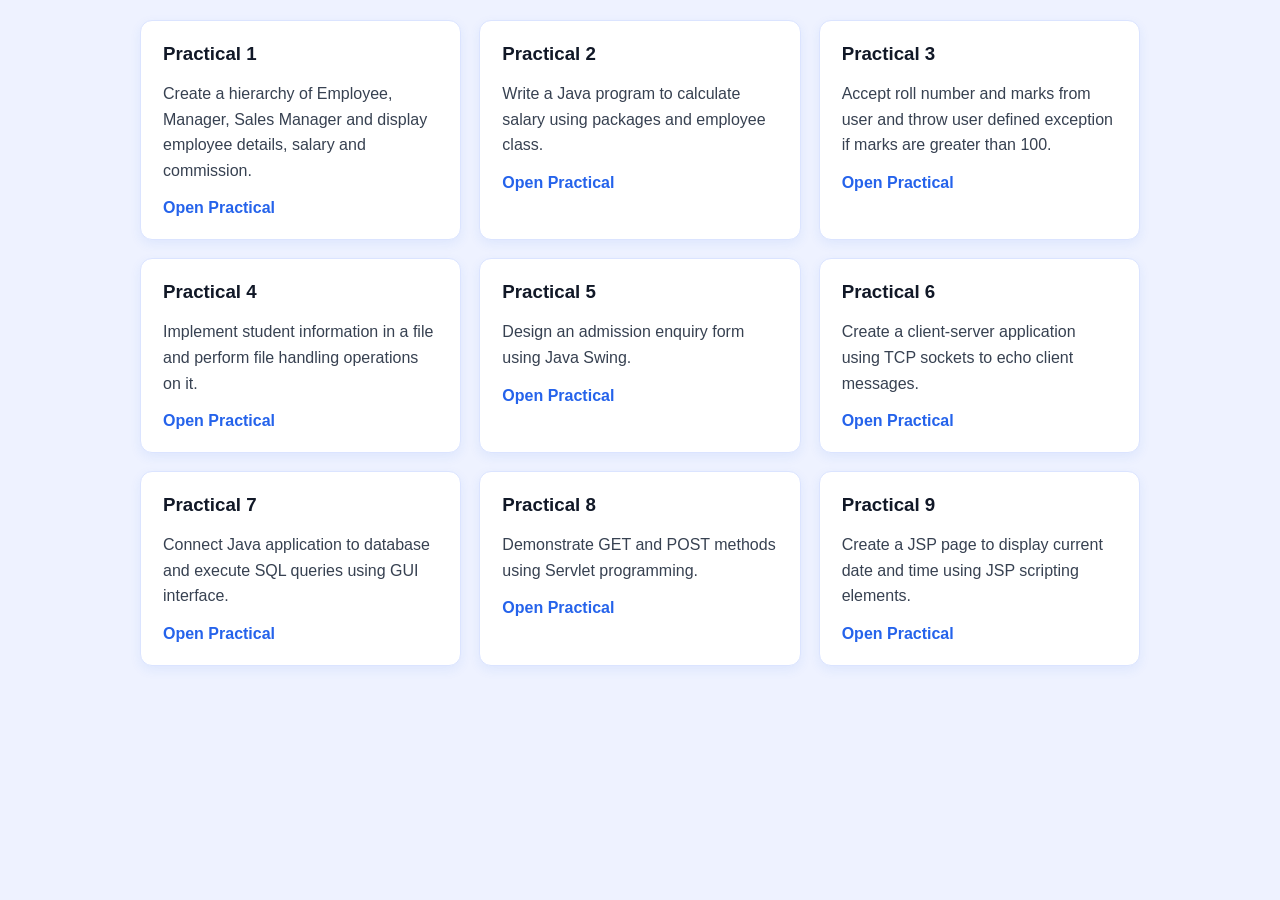
<file: index.html>
<!DOCTYPE html>
<html lang="en">

<head>
    <meta charset="UTF-8">
    <meta name="viewport" content="width=device-width, initial-scale=1.0">

    <title>Java Online Compiler</title>

    <link rel="stylesheet" href="style.css">
</head>

<body>

    <div class="container">

        <div class="home-list">

            <!-- Practical 1 -->
            <div class="home-card">

                <h3>Practical 1</h3>

                <p>
                    Create a hierarchy of Employee,
                    Manager, Sales Manager and
                    display employee details,
                    salary and commission.
                </p>

                <a href="practicals/practical1.html">
                    Open Practical
                </a>

            </div>

            <!-- Practical 2 -->
            <div class="home-card">

                <h3>Practical 2</h3>

                <p>
                    Write a Java program to
                    calculate salary using
                    packages and employee class.
                </p>

                <a href="practicals/practical2.html">
                    Open Practical
                </a>

            </div>

            <!-- Practical 3 -->
            <div class="home-card">

                <h3>Practical 3</h3>

                <p>
                    Accept roll number and marks
                    from user and throw user
                    defined exception if marks
                    are greater than 100.
                </p>

                <a href="practicals/practical3.html">
                    Open Practical
                </a>

            </div>

            <!-- Practical 4 -->
            <div class="home-card">

                <h3>Practical 4</h3>

                <p>
                    Implement student information
                    in a file and perform file
                    handling operations on it.
                </p>

                <a href="practicals/practical4.html">
                    Open Practical
                </a>

            </div>

            <!-- Practical 5 -->
            <div class="home-card">

                <h3>Practical 5</h3>

                <p>
                    Design an admission enquiry
                    form using Java Swing.
                </p>

                <a href="practicals/practical5.html">
                    Open Practical
                </a>

            </div>

            <!-- Practical 6 -->
            <div class="home-card">

                <h3>Practical 6</h3>

                <p>
                    Create a client-server
                    application using TCP sockets
                    to echo client messages.
                </p>

                <a href="practicals/practical6.html">
                    Open Practical
                </a>

            </div>

            <!-- Practical 7 -->
            <div class="home-card">

                <h3>Practical 7</h3>

                <p>
                    Connect Java application to
                    database and execute SQL
                    queries using GUI interface.
                </p>

                <a href="practicals/practical7.html">
                    Open Practical
                </a>

            </div>

            <!-- Practical 8 -->
            <div class="home-card">

                <h3>Practical 8</h3>

                <p>
                    Demonstrate GET and POST
                    methods using Servlet
                    programming.
                </p>

                <a href="practicals/practical8.html">
                    Open Practical
                </a>

            </div>

            <!-- Practical 9 -->
            <div class="home-card">

                <h3>Practical 9</h3>

                <p>
                    Create a JSP page to display
                    current date and time using
                    JSP scripting elements.
                </p>

                <a href="practicals/practical9.html">
                    Open Practical
                </a>

            </div>

        </div>

    </div>

</body>

</html>
</file>
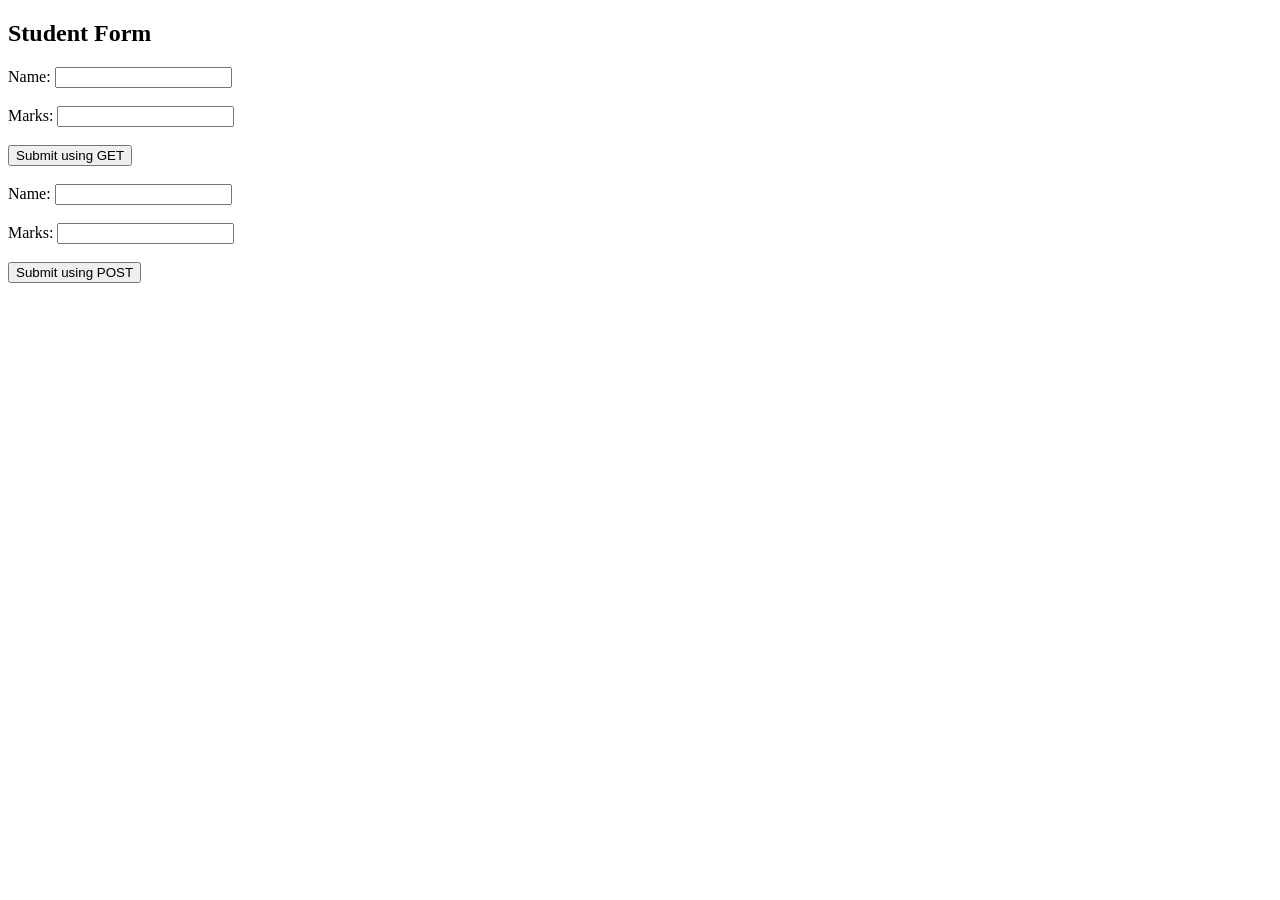
<file: codes/practical8/index.html>
<!doctype html>
<html>
  <head>
    <title>Student Form</title>
  </head>
  <body>
    <h2>Student Form</h2>
    <form action="MyServlet" method="get">
      Name: <input type="text" name="name" /><br /><br />
      Marks: <input type="text" name="marks" /><br /><br />
      <input type="submit" value="Submit using GET" />
    </form>
    <br />
    <form action="MyServlet" method="post">
      Name: <input type="text" name="name" /><br /><br />
      Marks: <input type="text" name="marks" /><br /><br />
      <input type="submit" value="Submit using POST" />
    </form>
  </body>
</html>
</file>
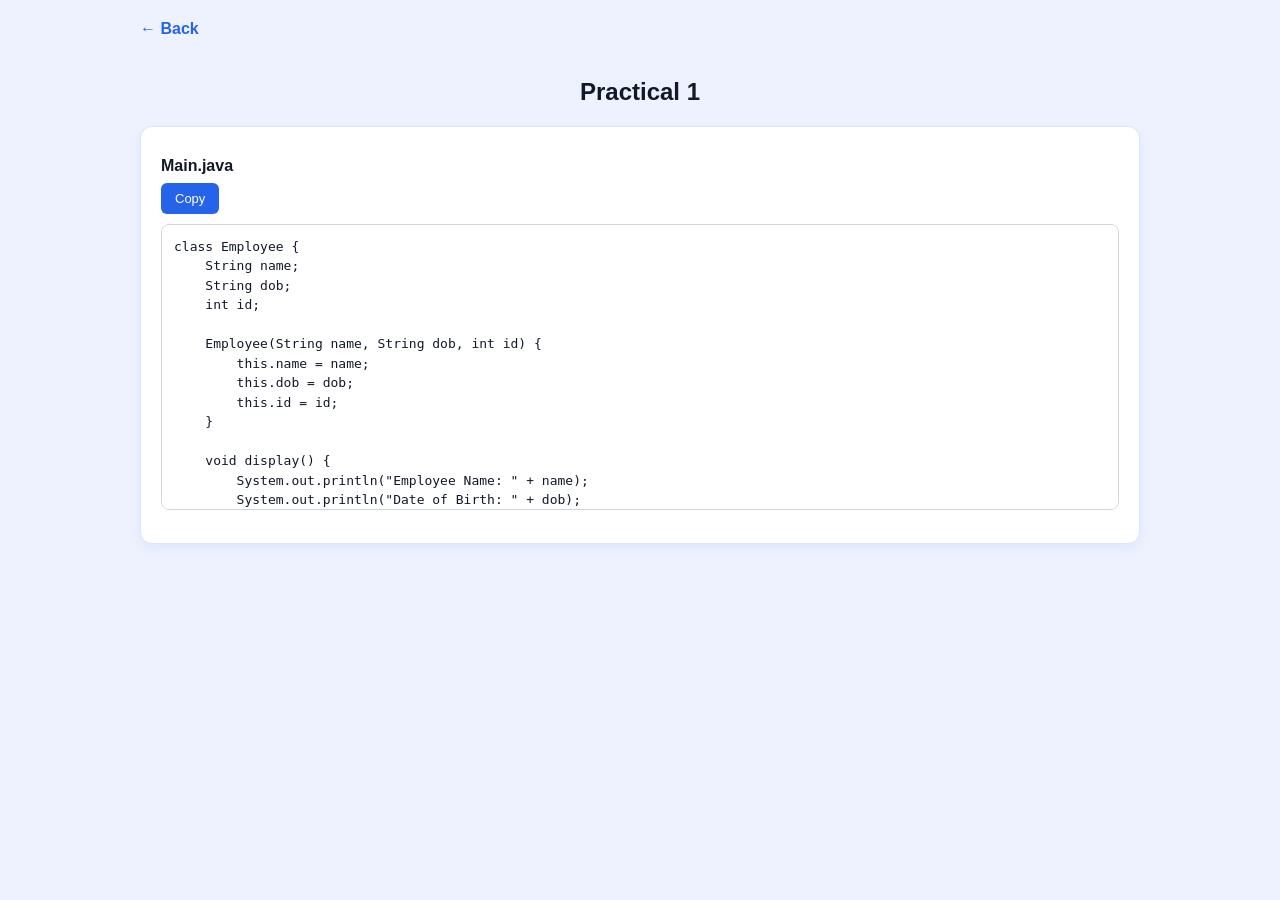
<file: practicals/practical1.html>
<!doctype html>
<html>
  <head>
    <title>Practical 1</title>
    <link rel="stylesheet" href="../style.css" />
  </head>
  <body>
    <div class="container">
      <a href="../index.html" class="back-btn">← Back</a>

      <h2>Practical 1</h2>

      <div class="card">
        <div class="file-title">Main.java</div>

        <button class="copy-btn" onclick="copyCode('p1', this)">Copy</button>

        <pre><code id="p1">Loading...</code></pre>
      </div>
    </div>

    <script src="../script.js"></script>

    <script>
      loadCode("../codes/practical1/Main.java", "p1");
    </script>
  </body>
</html>
</file>
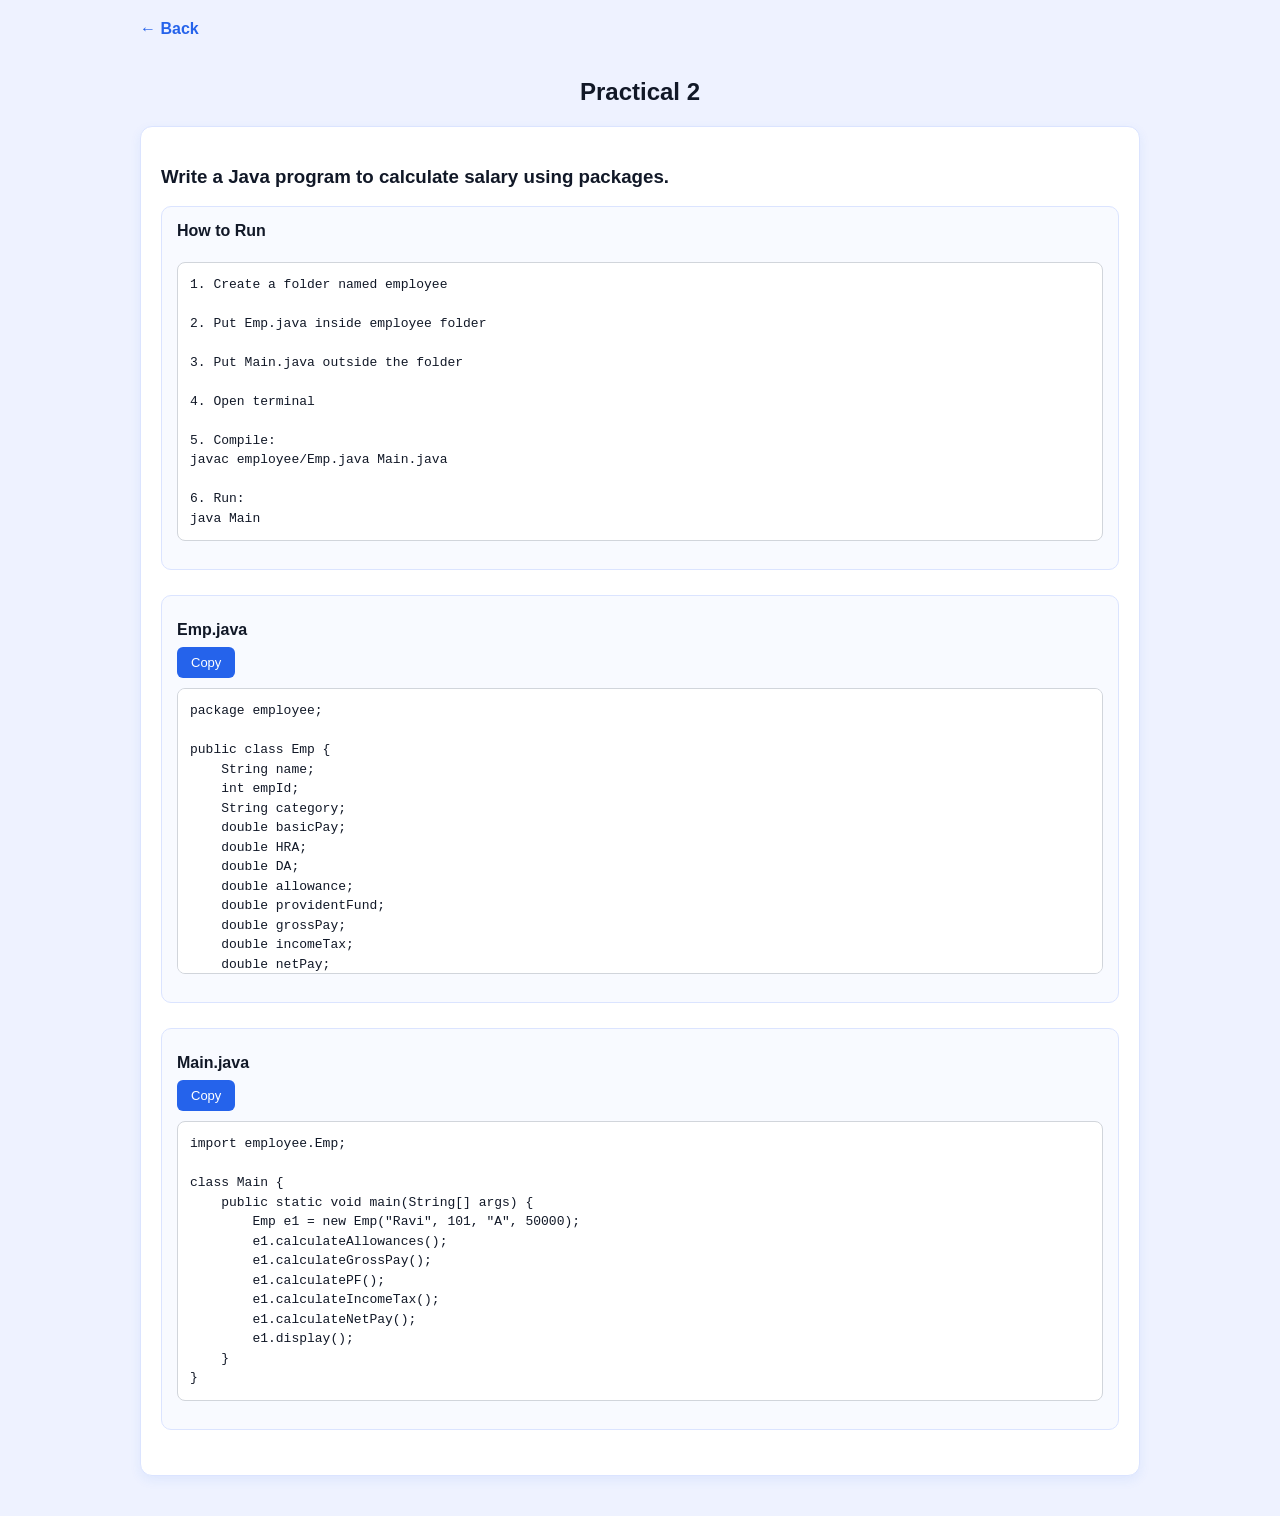
<file: practicals/practical2.html>
<!doctype html>
<html lang="en">
  <head>
    <meta charset="UTF-8" />
    <meta name="viewport" content="width=device-width, initial-scale=1.0" />

    <title>Practical 2</title>

    <link rel="stylesheet" href="../style.css" />
  </head>

  <body>
    <div class="container">
      <a href="../index.html" class="back-btn"> ← Back </a>

      <h2>Practical 2</h2>

      <div class="card">
        <h3>Write a Java program to calculate salary using packages.</h3>

        <!-- HOW TO RUN -->

        <div class="run-box">
          <h4>How to Run</h4>

          <pre>
1. Create a folder named employee

2. Put Emp.java inside employee folder

3. Put Main.java outside the folder

4. Open terminal

5. Compile:
javac employee/Emp.java Main.java

6. Run:
java Main
</pre
          >
        </div>

        <!-- FILE 1 -->

        <div class="code-box">
          <div class="file-title">Emp.java</div>

          <button class="copy-btn" onclick="copyCode('p2f1', this)">
            Copy
          </button>

          <pre>
<code id="p2f1">Loading...</code>
</pre>
        </div>

        <!-- FILE 2 -->

        <div class="code-box">
          <div class="file-title">Main.java</div>

          <button class="copy-btn" onclick="copyCode('p2f2', this)">
            Copy
          </button>

          <pre>
<code id="p2f2">Loading...</code>
</pre>
        </div>
      </div>
    </div>

    <script src="../script.js"></script>

    <script>
      loadCode("../codes/practical2/Emp.java", "p2f1");

      loadCode("../codes/practical2/Main.java", "p2f2");
    </script>
  </body>
</html>
</file>
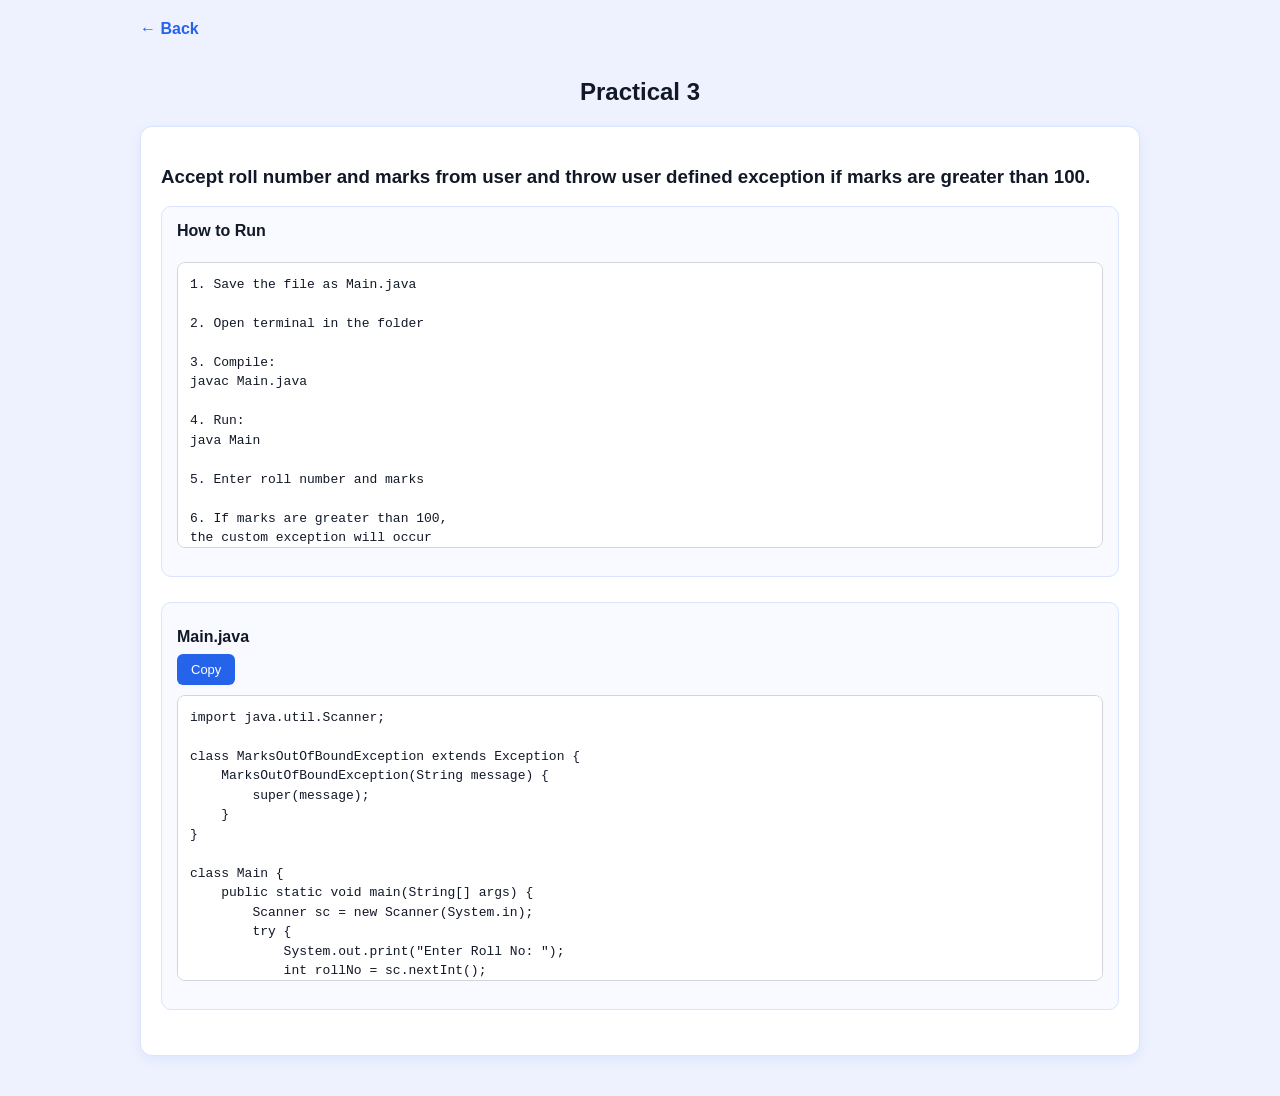
<file: practicals/practical3.html>
<!doctype html>
<html lang="en">
  <head>
    <meta charset="UTF-8" />
    <meta name="viewport" content="width=device-width, initial-scale=1.0" />

    <title>Practical 3</title>

    <link rel="stylesheet" href="../style.css" />
  </head>

  <body>
    <div class="container">
      <a href="../index.html" class="back-btn"> ← Back </a>

      <h2>Practical 3</h2>

      <div class="card">
        <h3>
          Accept roll number and marks from user and throw user defined
          exception if marks are greater than 100.
        </h3>

        <!-- HOW TO RUN -->

        <div class="run-box">
          <h4>How to Run</h4>

          <pre>
1. Save the file as Main.java

2. Open terminal in the folder

3. Compile:
javac Main.java

4. Run:
java Main

5. Enter roll number and marks

6. If marks are greater than 100,
the custom exception will occur
</pre
          >
        </div>

        <!-- CODE -->

        <div class="code-box">
          <div class="file-title">Main.java</div>

          <button class="copy-btn" onclick="copyCode('p3f1', this)">
            Copy
          </button>

          <pre>
<code id="p3f1">Loading...</code>
</pre>
        </div>
      </div>
    </div>

    <script src="../script.js"></script>

    <script>
      loadCode("../codes/practical3/Main.java", "p3f1");
    </script>
  </body>
</html>
</file>
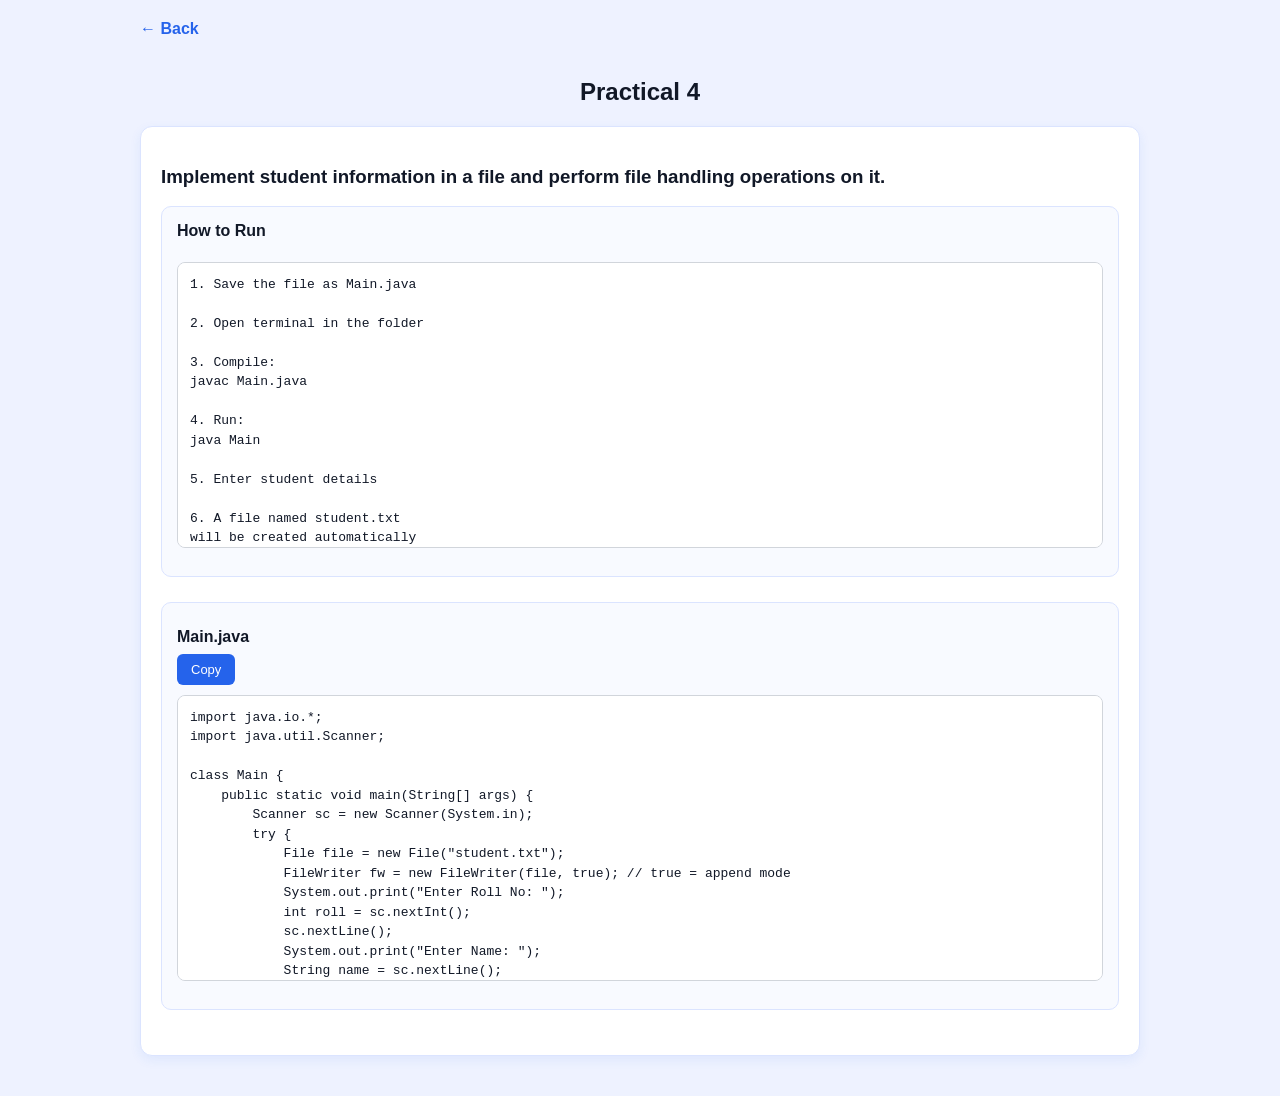
<file: practicals/practical4.html>
<!doctype html>
<html lang="en">
  <head>
    <meta charset="UTF-8" />
    <meta name="viewport" content="width=device-width, initial-scale=1.0" />

    <title>Practical 4</title>

    <link rel="stylesheet" href="../style.css" />
  </head>

  <body>
    <div class="container">
      <a href="../index.html" class="back-btn"> ← Back </a>

      <h2>Practical 4</h2>

      <div class="card">
        <h3>
          Implement student information in a file and perform file handling
          operations on it.
        </h3>

        <!-- HOW TO RUN -->

        <div class="run-box">
          <h4>How to Run</h4>

          <pre>
1. Save the file as Main.java

2. Open terminal in the folder

3. Compile:
javac Main.java

4. Run:
java Main

5. Enter student details

6. A file named student.txt
will be created automatically

7. Student records will be
stored and displayed
</pre
          >
        </div>

        <!-- CODE -->

        <div class="code-box">
          <div class="file-title">Main.java</div>

          <button class="copy-btn" onclick="copyCode('p4f1', this)">
            Copy
          </button>

          <pre>
<code id="p4f1">Loading...</code>
</pre>
        </div>
      </div>
    </div>

    <script src="../script.js"></script>

    <script>
      loadCode("../codes/practical4/Main.java", "p4f1");
    </script>
  </body>
</html>
</file>
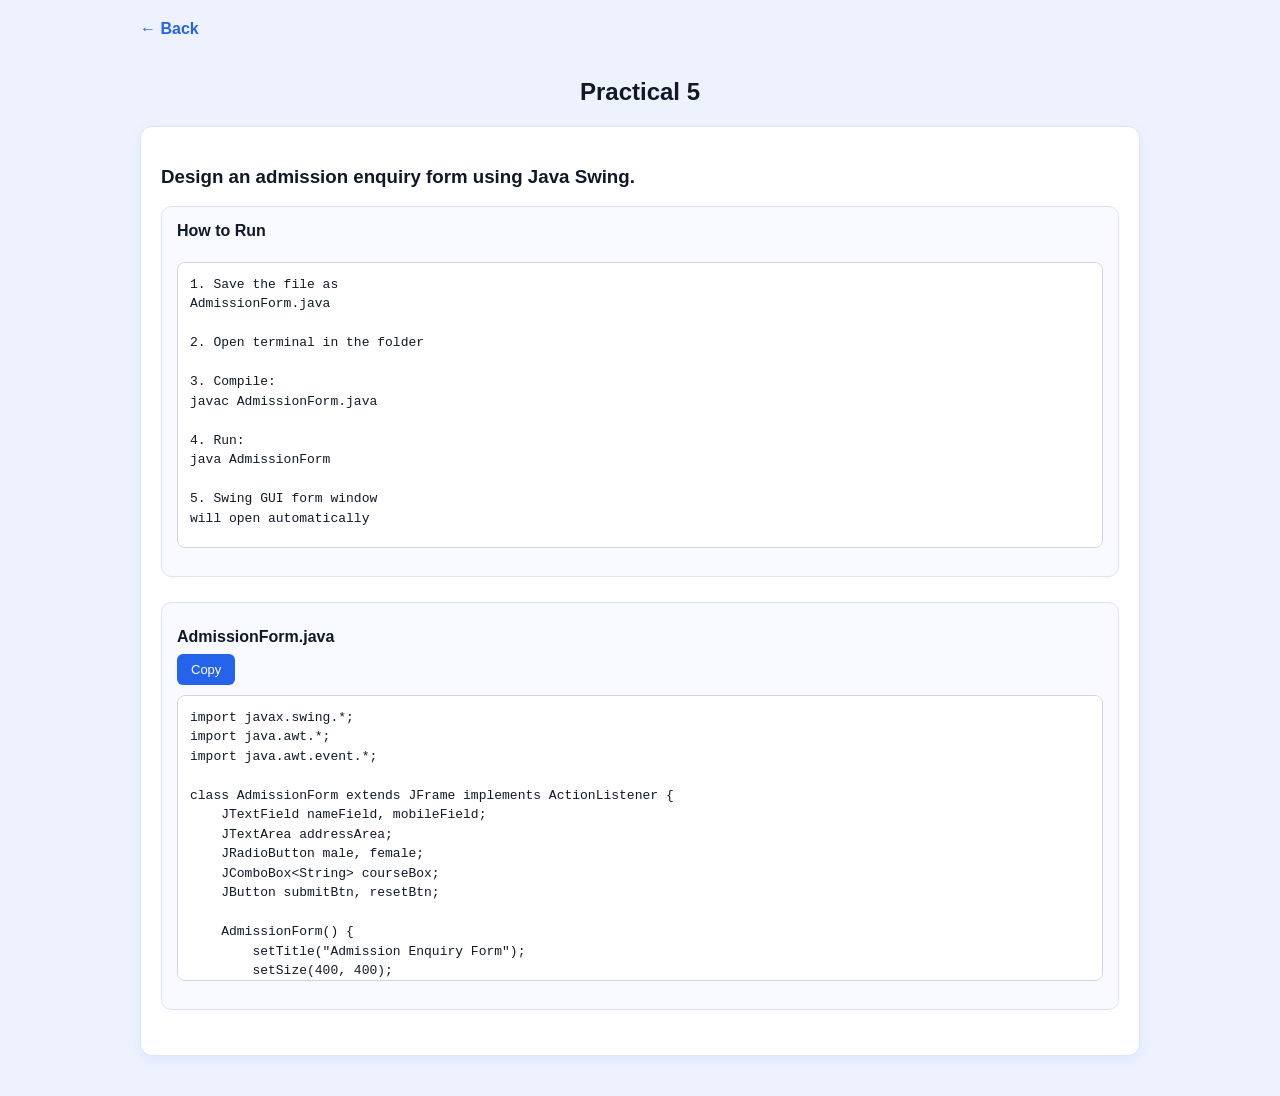
<file: practicals/practical5.html>
<!doctype html>
<html lang="en">
  <head>
    <meta charset="UTF-8" />
    <meta name="viewport" content="width=device-width, initial-scale=1.0" />

    <title>Practical 5</title>

    <link rel="stylesheet" href="../style.css" />
  </head>

  <body>
    <div class="container">
      <a href="../index.html" class="back-btn"> ← Back </a>

      <h2>Practical 5</h2>

      <div class="card">
        <h3>Design an admission enquiry form using Java Swing.</h3>

        <!-- HOW TO RUN -->

        <div class="run-box">
          <h4>How to Run</h4>

          <pre>
1. Save the file as
AdmissionForm.java

2. Open terminal in the folder

3. Compile:
javac AdmissionForm.java

4. Run:
java AdmissionForm

5. Swing GUI form window
will open automatically

6. Fill the form and click
Submit or Reset
</pre
          >
        </div>

        <!-- CODE -->

        <div class="code-box">
          <div class="file-title">AdmissionForm.java</div>

          <button class="copy-btn" onclick="copyCode('p5f1', this)">
            Copy
          </button>

          <pre>
<code id="p5f1">Loading...</code>
</pre>
        </div>
      </div>
    </div>

    <script src="../script.js"></script>

    <script>
      loadCode("../codes/practical5/AdmissionForm.java", "p5f1");
    </script>
  </body>
</html>
</file>
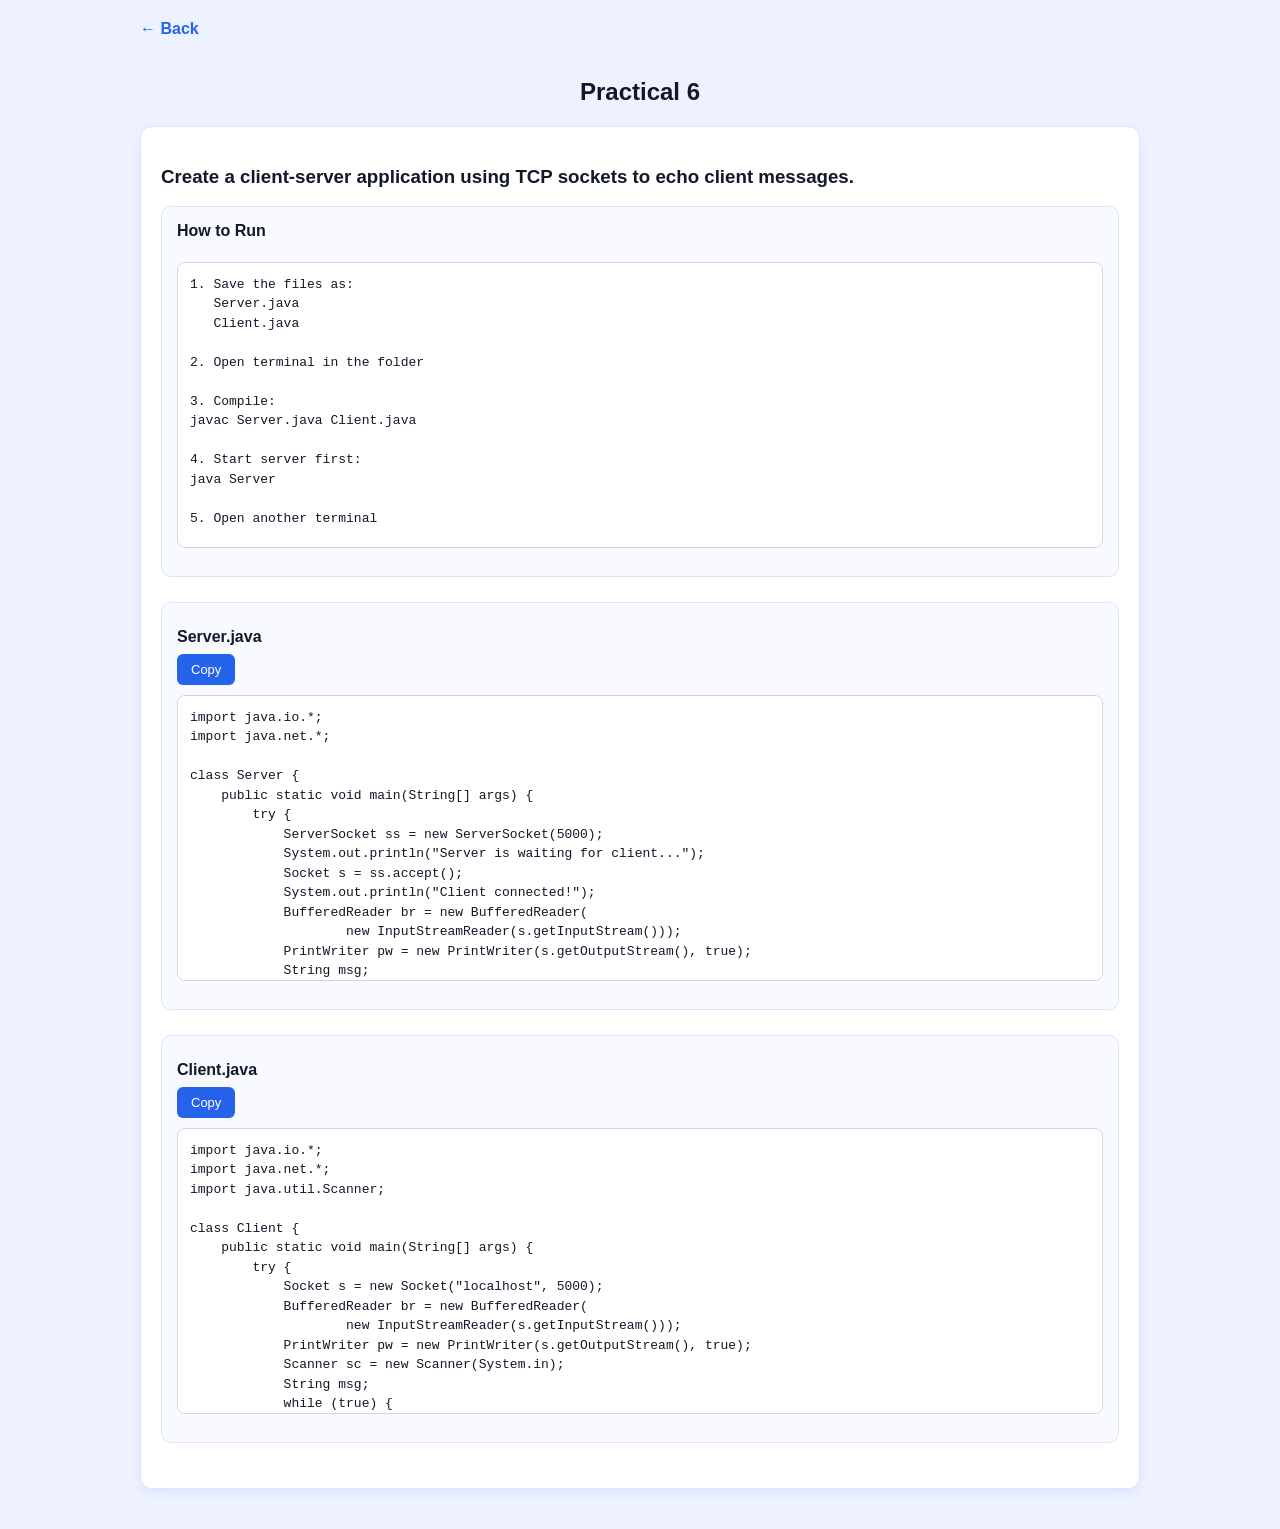
<file: practicals/practical6.html>
<!doctype html>
<html lang="en">
  <head>
    <meta charset="UTF-8" />
    <meta name="viewport" content="width=device-width, initial-scale=1.0" />

    <title>Practical 6</title>

    <link rel="stylesheet" href="../style.css" />
  </head>

  <body>
    <div class="container">
      <a href="../index.html" class="back-btn"> ← Back </a>

      <h2>Practical 6</h2>

      <div class="card">
        <h3>
          Create a client-server application using TCP sockets to echo client
          messages.
        </h3>

        <!-- HOW TO RUN -->

        <div class="run-box">
          <h4>How to Run</h4>

          <pre>
1. Save the files as:
   Server.java
   Client.java

2. Open terminal in the folder

3. Compile:
javac Server.java Client.java

4. Start server first:
java Server

5. Open another terminal

6. Run client:
java Client

7. Enter messages from client

8. Server will echo messages

9. Type exit to stop
</pre
          >
        </div>

        <!-- SERVER FILE -->

        <div class="code-box">
          <div class="file-title">Server.java</div>

          <button class="copy-btn" onclick="copyCode('p6f1', this)">
            Copy
          </button>

          <pre>
<code id="p6f1">Loading...</code>
</pre>
        </div>

        <!-- CLIENT FILE -->

        <div class="code-box">
          <div class="file-title">Client.java</div>

          <button class="copy-btn" onclick="copyCode('p6f2', this)">
            Copy
          </button>

          <pre>
<code id="p6f2">Loading...</code>
</pre>
        </div>
      </div>
    </div>

    <script src="../script.js"></script>

    <script>
      loadCode("../codes/practical6/Server.java", "p6f1");

      loadCode("../codes/practical6/Client.java", "p6f2");
    </script>
  </body>
</html>
</file>
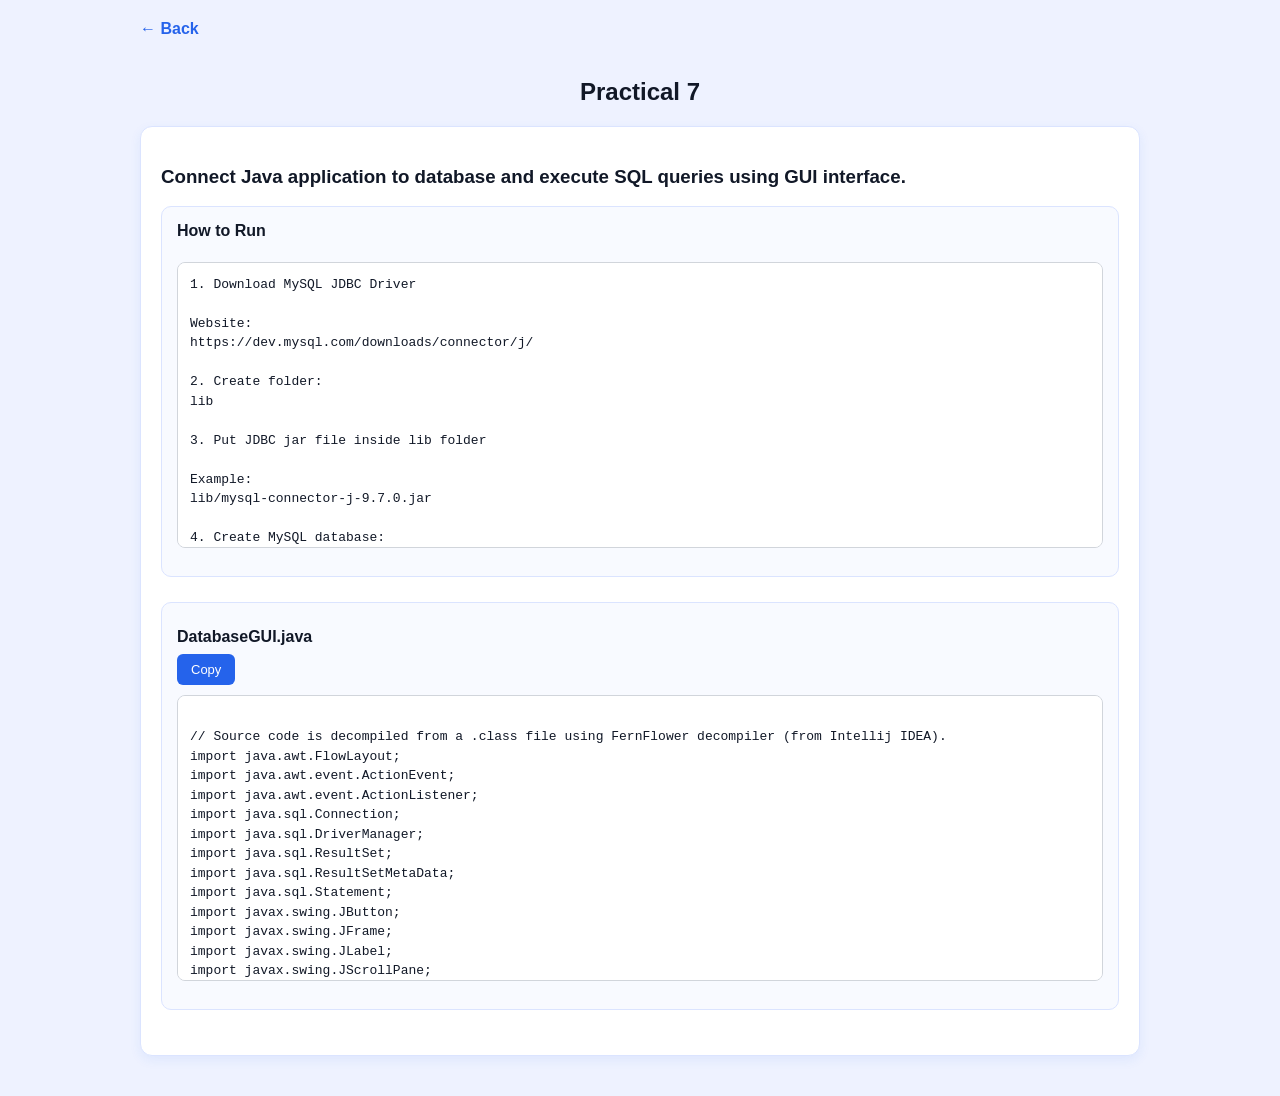
<file: practicals/practical7.html>
<!doctype html>
<html lang="en">
  <head>
    <meta charset="UTF-8" />
    <meta name="viewport" content="width=device-width, initial-scale=1.0" />

    <title>Practical 7</title>

    <link rel="stylesheet" href="../style.css" />
  </head>

  <body>
    <div class="container">
      <a href="../index.html" class="back-btn"> ← Back </a>

      <h2>Practical 7</h2>

      <div class="card">
        <h3>
          Connect Java application to database and execute SQL queries using GUI
          interface.
        </h3>

        <!-- HOW TO RUN -->

        <div class="run-box">
          <h4>How to Run</h4>

          <pre>
1. Download MySQL JDBC Driver

Website:
https://dev.mysql.com/downloads/connector/j/

2. Create folder:
lib

3. Put JDBC jar file inside lib folder

Example:
lib/mysql-connector-j-9.7.0.jar

4. Create MySQL database:
testdb

5. Save file as:
DatabaseGUI.java

6. Open terminal in project folder

7. Compile:

javac -cp ".;lib/mysql-connector-j-9.7.0.jar" DatabaseGUI.java

8. Run:

java -cp ".;lib/mysql-connector-j-9.7.0.jar" DatabaseGUI

9. Enter SQL queries in GUI

Example:
SELECT * FROM student;

10. If using XAMPP,
password may be empty:

"root", ""
</pre
          >
        </div>

        <!-- CODE -->

        <div class="code-box">
          <div class="file-title">DatabaseGUI.java</div>

          <button class="copy-btn" onclick="copyCode('p7f1', this)">
            Copy
          </button>

          <pre>
<code id="p7f1">Loading...</code>
</pre>
        </div>
      </div>
    </div>

    <script src="../script.js"></script>

    <script>
      loadCode("../codes/practical7/DatabaseGUI.java", "p7f1");
    </script>
  </body>
</html>
</file>
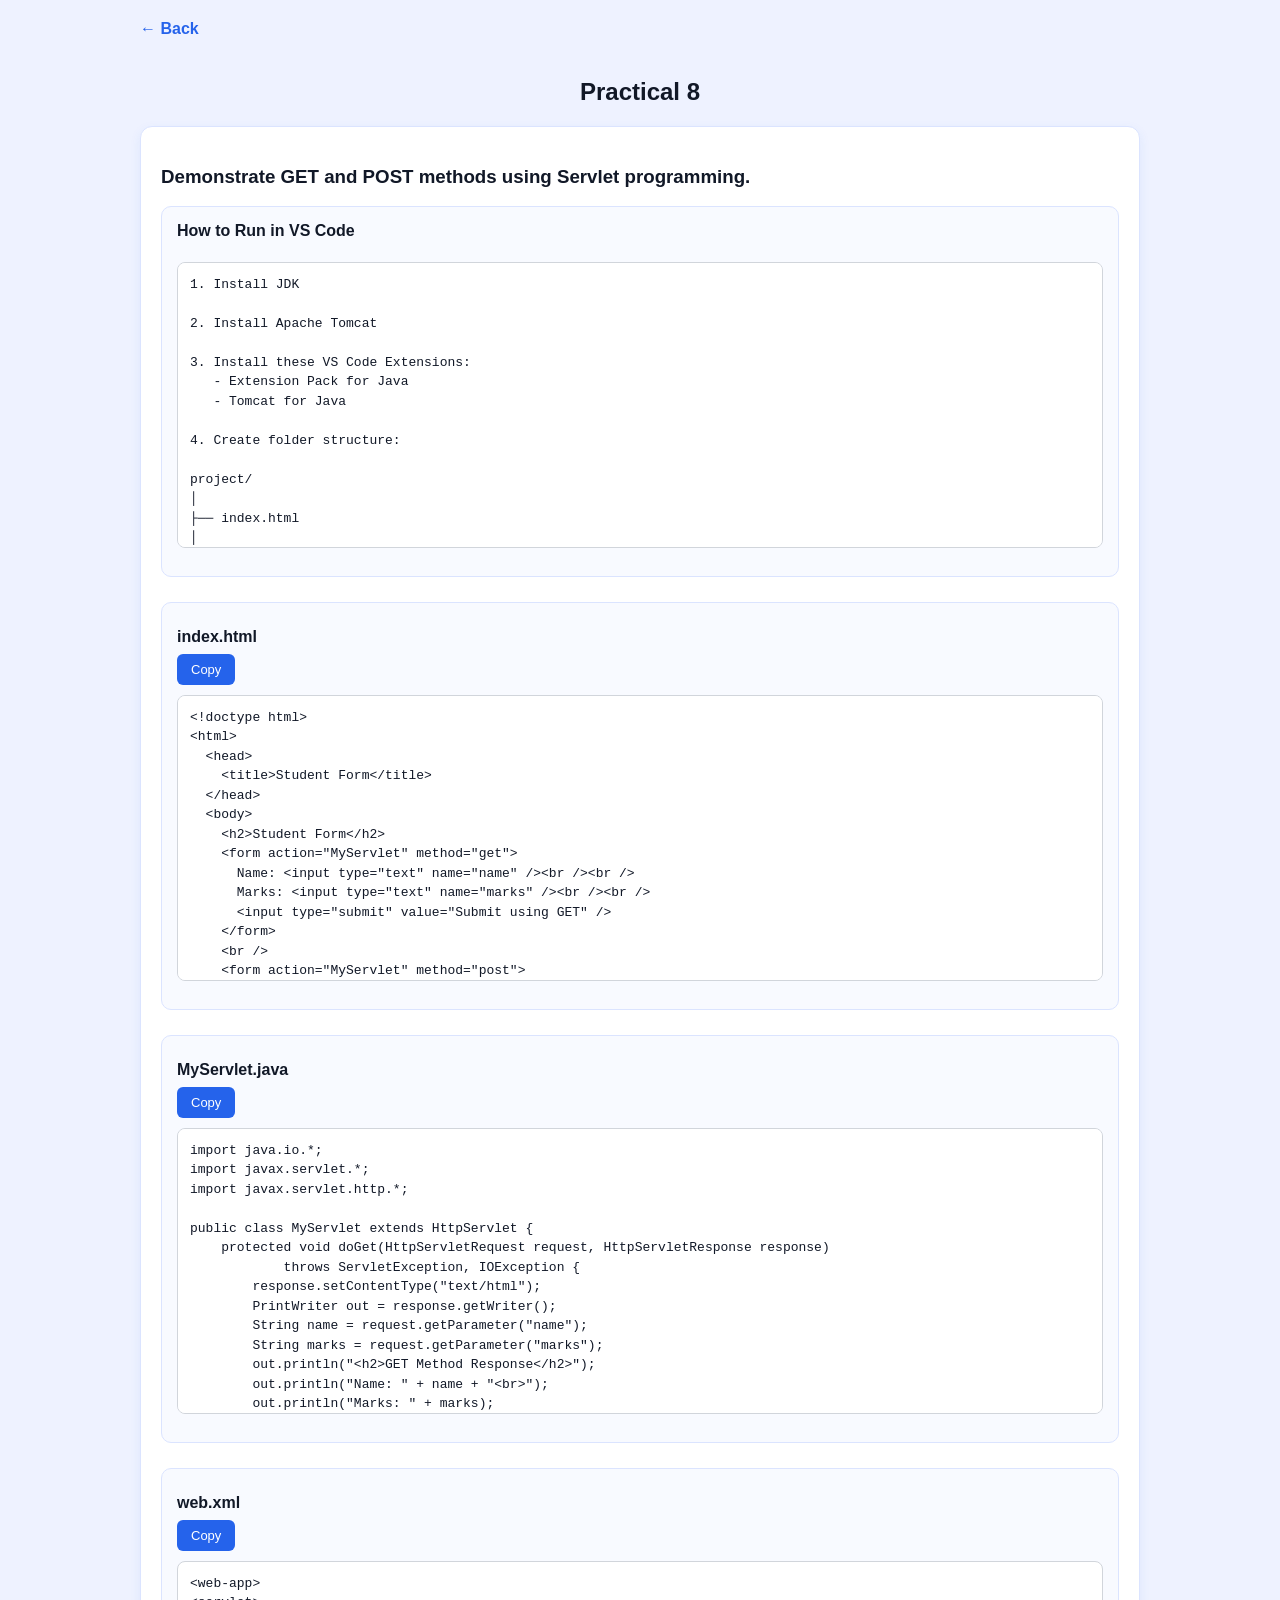
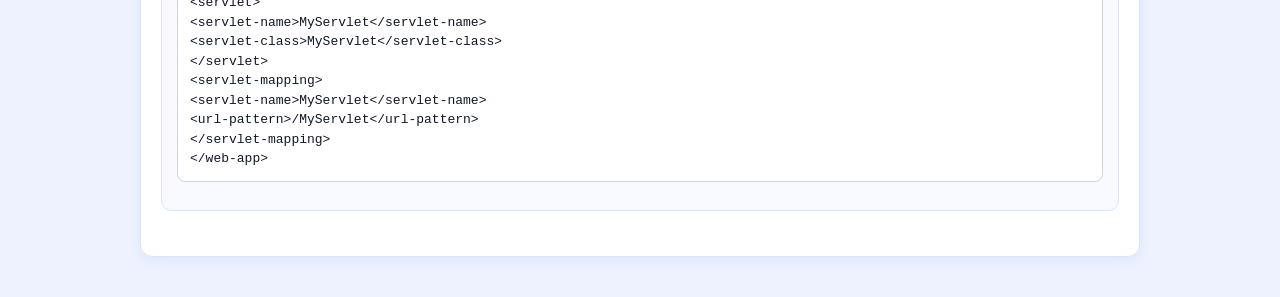
<file: practicals/practical8.html>
<!doctype html>
<html lang="en">
  <head>
    <meta charset="UTF-8" />
    <meta name="viewport" content="width=device-width, initial-scale=1.0" />

    <title>Practical 8</title>

    <link rel="stylesheet" href="../style.css" />
  </head>

  <body>
    <div class="container">
      <a href="../index.html" class="back-btn"> ← Back </a>

      <h2>Practical 8</h2>

      <div class="card">
        <h3>Demonstrate GET and POST methods using Servlet programming.</h3>

        <!-- HOW TO RUN -->

        <div class="run-box">
          <h4>How to Run in VS Code</h4>

          <pre>
1. Install JDK

2. Install Apache Tomcat

3. Install these VS Code Extensions:
   - Extension Pack for Java
   - Tomcat for Java

4. Create folder structure:

project/
│
├── index.html
│
└── WEB-INF/
    │
    ├── web.xml
    │
    └── classes/
        │
        └── MyServlet.java

5. Compile Servlet:

javac -cp "tomcat/lib/servlet-api.jar" ^
WEB-INF/classes/MyServlet.java

6. Copy project folder inside:

apache-tomcat/webapps/

7. Start Tomcat Server

8. Open browser:

http://localhost:8080/projectname/

9. Test GET and POST forms
</pre
          >
        </div>

        <!-- FILE 1 -->

        <div class="code-box">
          <div class="file-title">index.html</div>

          <button class="copy-btn" onclick="copyCode('p8f1', this)">
            Copy
          </button>

          <pre>
<code id="p8f1">Loading...</code>
</pre>
        </div>

        <!-- FILE 2 -->

        <div class="code-box">
          <div class="file-title">MyServlet.java</div>

          <button class="copy-btn" onclick="copyCode('p8f2', this)">
            Copy
          </button>

          <pre>
<code id="p8f2">Loading...</code>
</pre>
        </div>

        <!-- FILE 3 -->

        <div class="code-box">
          <div class="file-title">web.xml</div>

          <button class="copy-btn" onclick="copyCode('p8f3', this)">
            Copy
          </button>

          <pre>
<code id="p8f3">Loading...</code>
</pre>
        </div>
      </div>
    </div>

    <script src="../script.js"></script>

    <script>
      loadCode("../codes/practical8/index.html", "p8f1");

      loadCode("../codes/practical8/MyServlet.java", "p8f2");

      loadCode("../codes/practical8/web.xml", "p8f3");
    </script>
  </body>
</html>
</file>
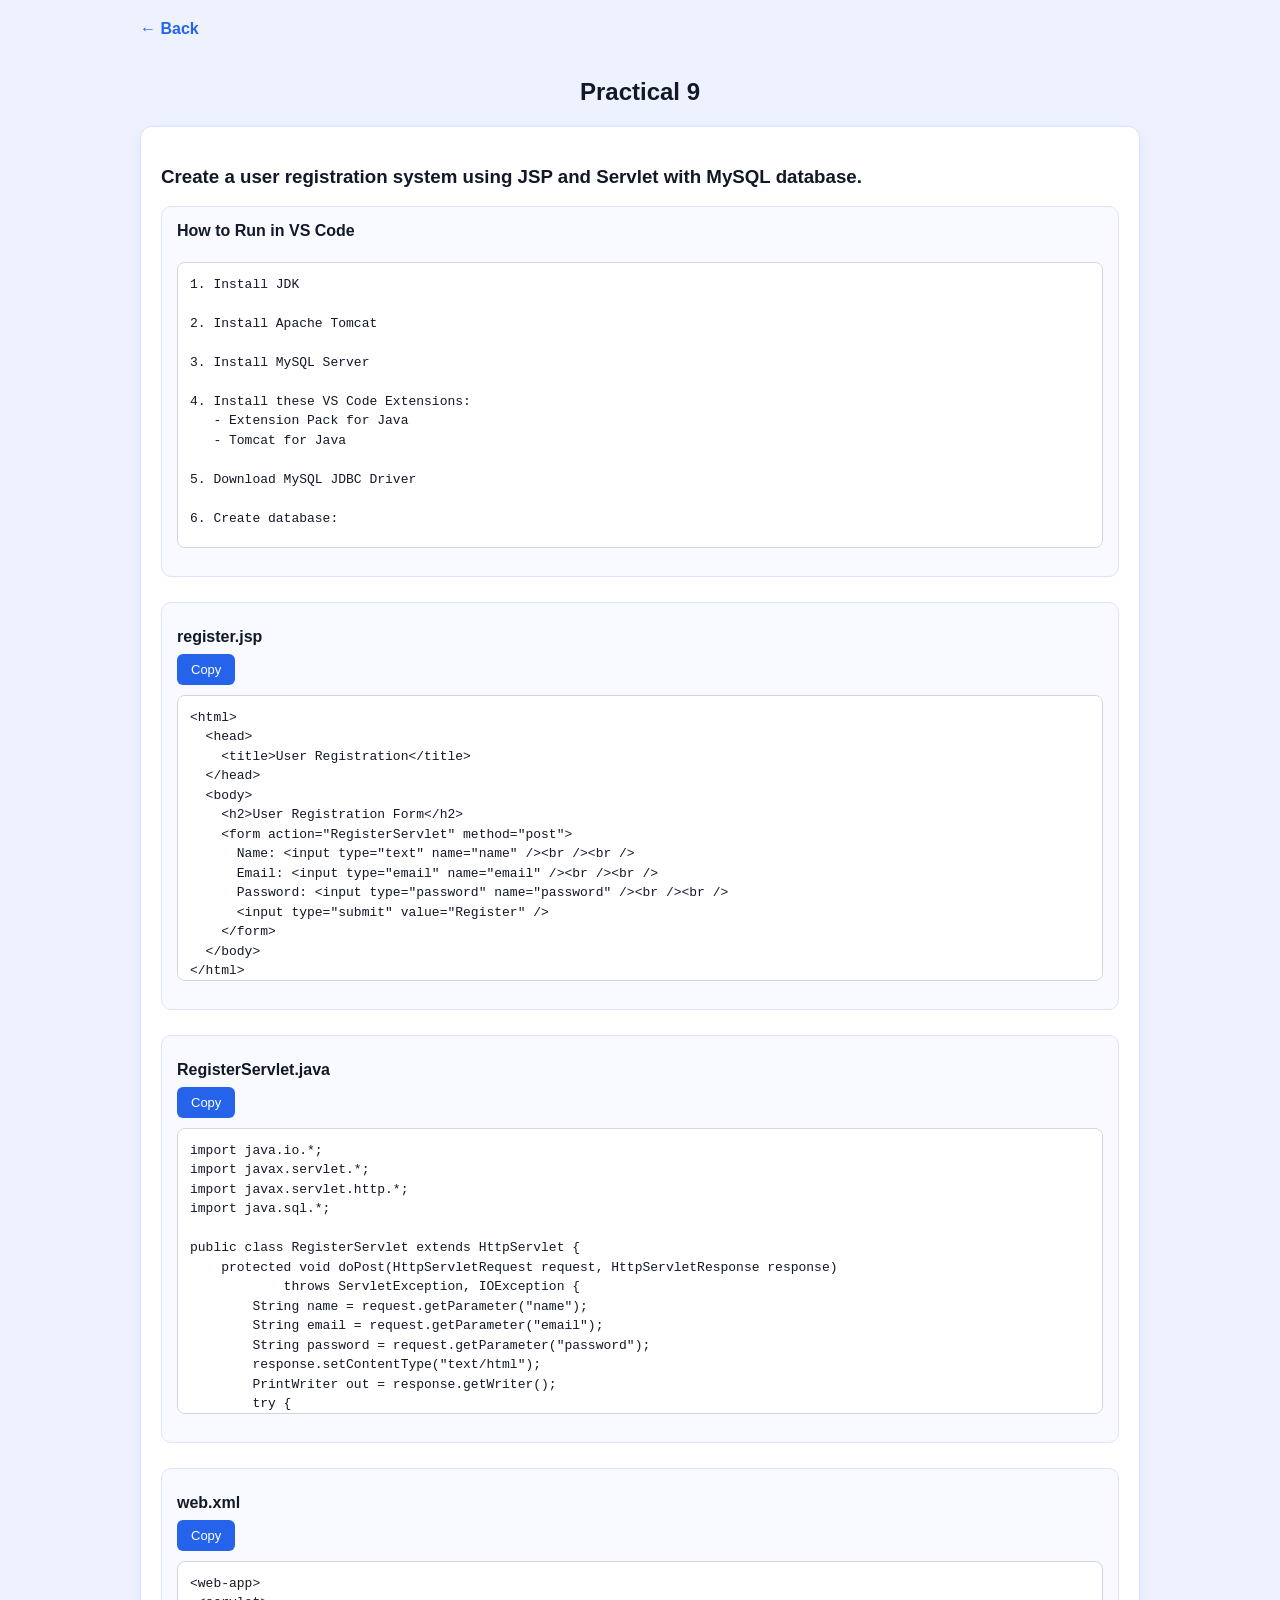
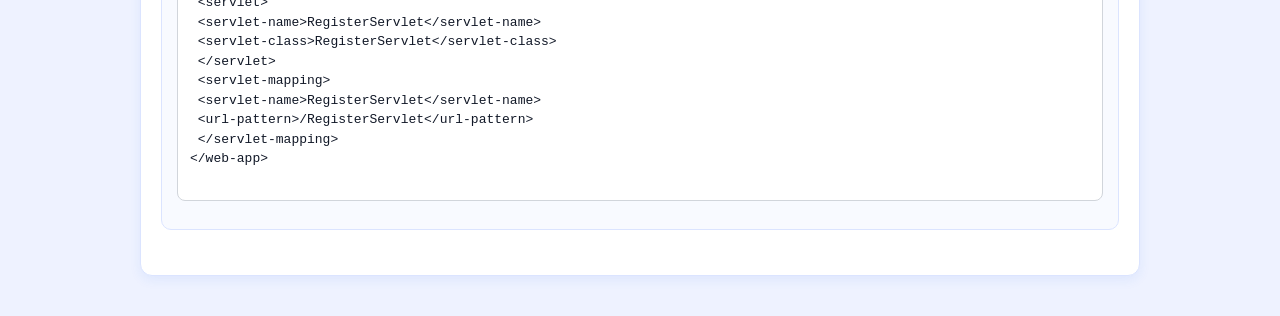
<file: practicals/practical9.html>
<!doctype html>
<html lang="en">
  <head>
    <meta charset="UTF-8" />
    <meta name="viewport" content="width=device-width, initial-scale=1.0" />

    <title>Practical 9</title>

    <link rel="stylesheet" href="../style.css" />
  </head>

  <body>
    <div class="container">
      <a href="../index.html" class="back-btn"> ← Back </a>

      <h2>Practical 9</h2>

      <div class="card">
        <h3>
          Create a user registration system using JSP and Servlet with MySQL
          database.
        </h3>

        <!-- HOW TO RUN -->

        <div class="run-box">
          <h4>How to Run in VS Code</h4>

          <pre>
1. Install JDK

2. Install Apache Tomcat

3. Install MySQL Server

4. Install these VS Code Extensions:
   - Extension Pack for Java
   - Tomcat for Java

5. Download MySQL JDBC Driver

6. Create database:

CREATE DATABASE userdb;

7. Create table:

CREATE TABLE users(
    name VARCHAR(50),
    email VARCHAR(50),
    password VARCHAR(50)
);

8. Create folder structure:

project/
│
├── register.jsp
│
└── WEB-INF/
    │
    ├── web.xml
    │
    └── classes/
        │
        └── RegisterServlet.java

9. Compile Servlet:

javac -cp ".;tomcat/lib/servlet-api.jar;lib/mysql-connector-j-9.7.0.jar" ^
WEB-INF/classes/RegisterServlet.java

10. Copy project folder into:

apache-tomcat/webapps/

11. Start Tomcat Server

12. Open browser:

http://localhost:8080/projectname/register.jsp

13. Fill registration form

14. User data will store
inside MySQL database
</pre
          >
        </div>

        <!-- FILE 1 -->

        <div class="code-box">
          <div class="file-title">register.jsp</div>

          <button class="copy-btn" onclick="copyCode('p9f1', this)">
            Copy
          </button>

          <pre>
<code id="p9f1">Loading...</code>
</pre>
        </div>

        <!-- FILE 2 -->

        <div class="code-box">
          <div class="file-title">RegisterServlet.java</div>

          <button class="copy-btn" onclick="copyCode('p9f2', this)">
            Copy
          </button>

          <pre>
<code id="p9f2">Loading...</code>
</pre>
        </div>

        <!-- FILE 3 -->

        <div class="code-box">
          <div class="file-title">web.xml</div>

          <button class="copy-btn" onclick="copyCode('p9f3', this)">
            Copy
          </button>

          <pre>
<code id="p9f3">Loading...</code>
</pre>
        </div>
      </div>
    </div>

    <script src="../script.js"></script>

    <script>
      loadCode("../codes/practical9/register.jsp", "p9f1");

      loadCode("../codes/practical9/RegisterServlet.java", "p9f2");

      loadCode("../codes/practical9/web.xml", "p9f3");
    </script>
  </body>
</html>
</file>
<file: style.css>
body{
    font-family: Arial, sans-serif;
    background:#eef2ff;
    margin:0;
    padding:20px;
    color:#111827;
}

/* HEADINGS */

h1,h2,h3,h4{
    color:#111827;
}

h1,h2{
    text-align:center;
}

/* MAIN CONTAINER */

.container{
    max-width:1000px;
    margin:auto;
}

/* MAIN CARD THEME */

.card{
    background:white;
    padding:20px;
    margin-bottom:20px;

    border-radius:12px;

    border:1px solid #dbe4ff;

    box-shadow:
    0 4px 12px rgba(37,99,235,0.08);
}

/* LINKS */

a{
    text-decoration:none;
    color:#2563eb;
    font-weight:bold;
}

/* BACK BUTTON */

.back-btn{
    display:inline-block;
    margin-bottom:20px;
}

/* HOME GRID */

.home-list{
    display:grid;

    grid-template-columns:
    repeat(auto-fit,minmax(280px,1fr));

    gap:18px;
}

/* HOME CARD */

.home-card{
    background:white;

    padding:22px;

    border-radius:12px;

    border:1px solid #dbe4ff;

    box-shadow:
    0 4px 12px rgba(37,99,235,0.08);

    transition:0.2s;
}

.home-card:hover{
    transform:translateY(-4px);

    box-shadow:
    0 8px 20px rgba(37,99,235,0.15);
}

.home-card h3{
    margin-top:0;
    margin-bottom:12px;
}

.home-card p{
    line-height:1.6;
    color:#374151;
}

/* FILE TITLE */

.file-title{
    font-weight:bold;
    margin-top:10px;
    margin-bottom:8px;
    color:#111827;
}

/* CODE BOX */

.code-box{
    background:#f8faff;

    border:1px solid #dbe4ff;

    padding:15px;

    border-radius:10px;

    margin-bottom:25px;
}

/* RUN BOX */

.run-box{
    background:#f8faff;

    border:1px solid #dbe4ff;

    padding:15px;

    border-radius:10px;

    margin-bottom:25px;
}

.run-box h4{
    margin-top:0;
}

/* CODE WINDOW */

pre{
    background:white;

    color:#111827;

    padding:12px;

    border-radius:8px;

    border:1px solid #d1d5db;

    max-height:260px;

    overflow:auto;

    font-size:13px;

    line-height:1.5;

    margin-top:10px;
}

/* KEEP FORMATTING */

code{
    white-space:pre;
}

/* COPY BUTTON */

.copy-btn{
    background:#2563eb;

    color:white;

    border:none;

    padding:8px 14px;

    border-radius:6px;

    cursor:pointer;

    font-size:13px;

    transition:0.2s;
}

.copy-btn:hover{
    background:#1d4ed8;
}

/* MOBILE */

@media(max-width:768px){

    body{
        padding:10px;
    }

    .card{
        padding:15px;
    }

    .home-card{
        padding:18px;
    }

    pre{
        font-size:12px;
        max-height:220px;
    }

    .copy-btn{
        width:100%;
        margin-top:8px;
    }
}
</file>
